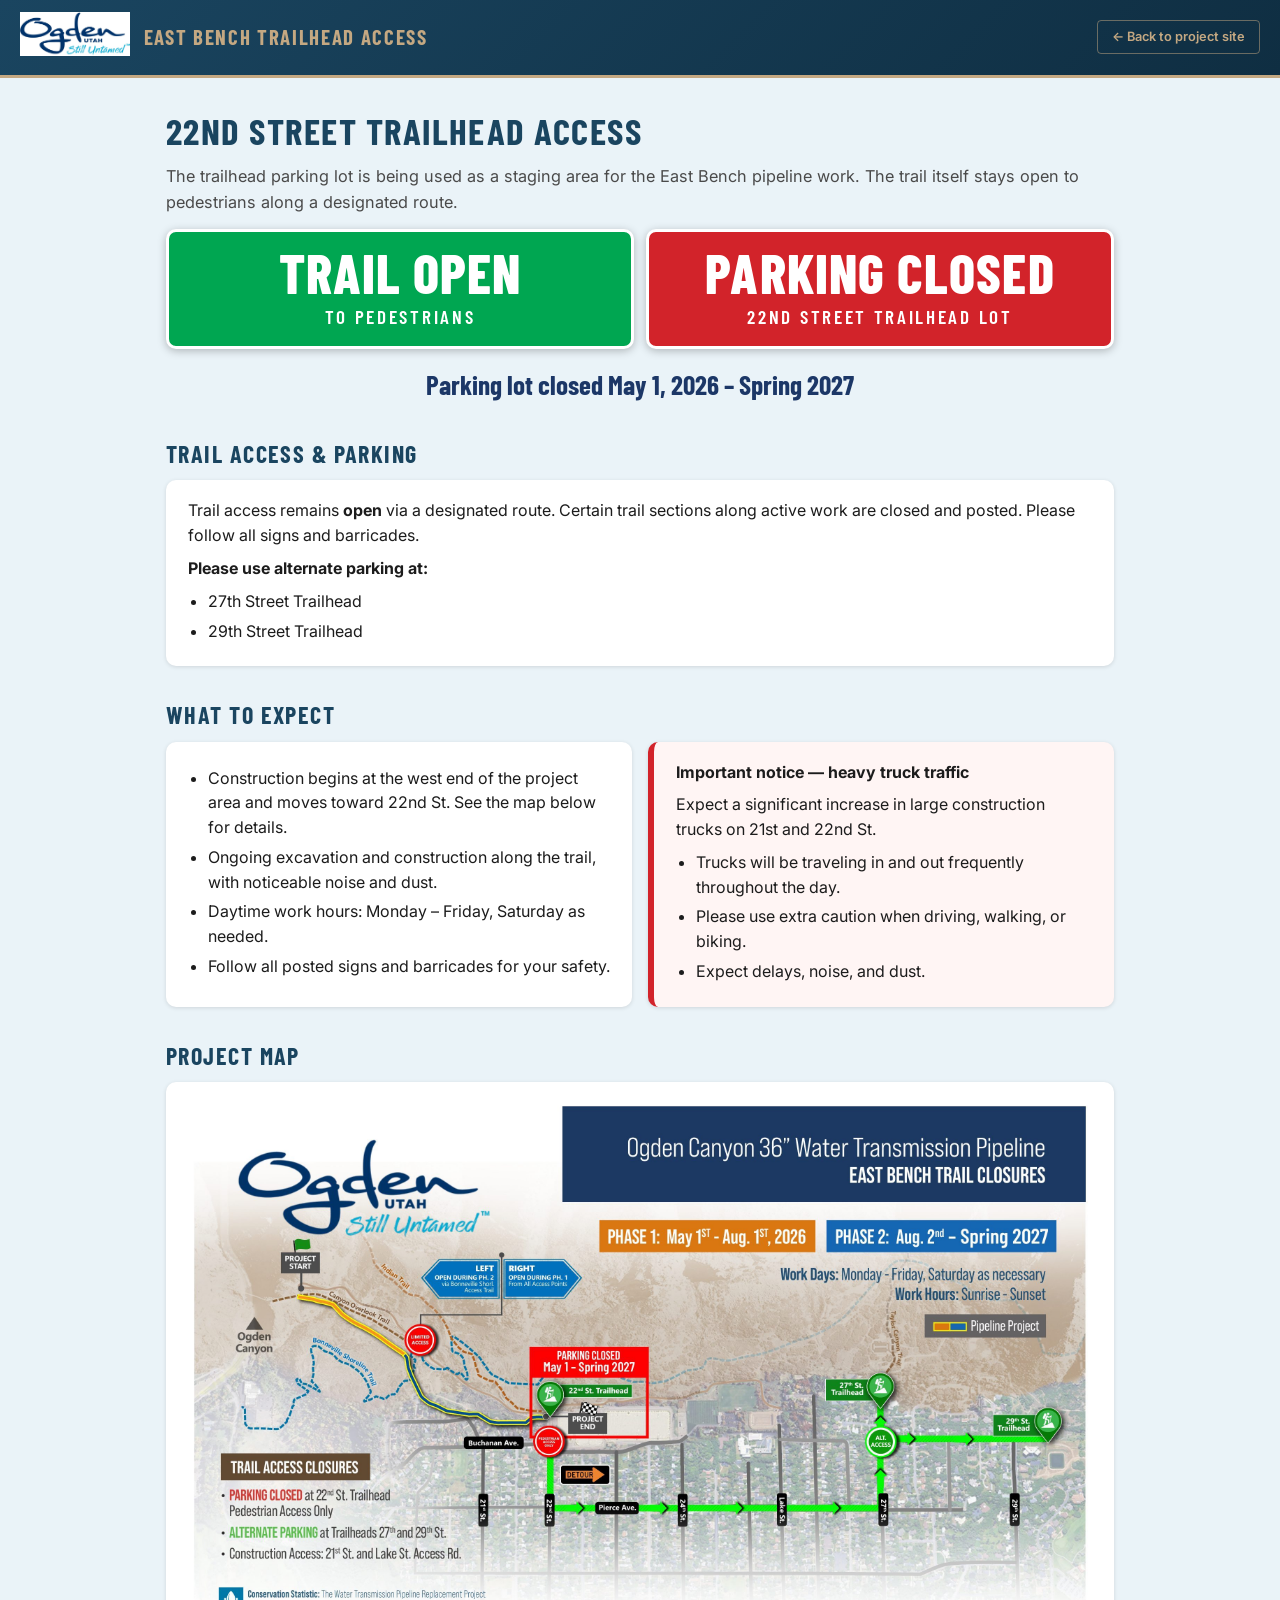
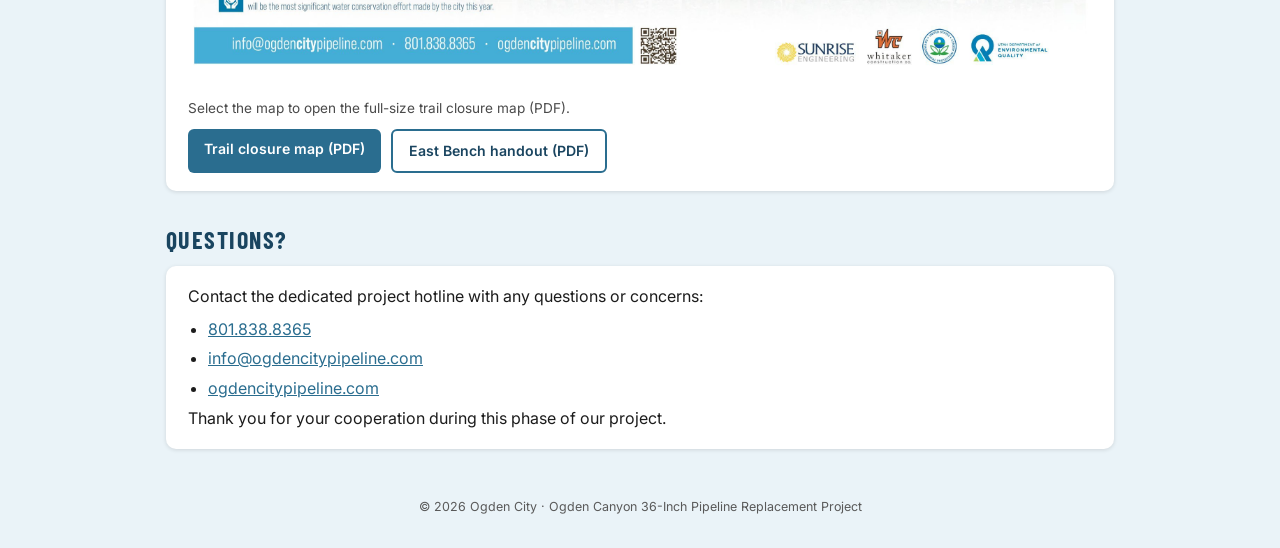
<file: trailhead-closed/index.html>
<!DOCTYPE html>
<html lang="en">
<head>
<meta charset="UTF-8">
<meta name="viewport" content="width=device-width, initial-scale=1.0">
<meta name="robots" content="index, follow">
<title>22nd Street Trailhead: Trail Open, Parking Closed | Ogden Canyon Pipeline</title>
<meta name="description" content="22nd Street Trailhead access during East Bench pipeline construction: the trail is open to pedestrians, the parking lot is closed May 1, 2026 through Spring 2027. Alternate parking, what to expect, heavy truck traffic, and the project map.">
<link rel="canonical" href="https://ogdencitypipeline.com/trailhead-closed">
<link rel="preconnect" href="https://fonts.googleapis.com">
<link href="https://fonts.googleapis.com/css2?family=Barlow+Condensed:wght@400;600;700;800&family=Inter:wght@400;500;600&display=swap" rel="stylesheet">
<style>
  :root{--canyon-rust:#8B4A2B;--canyon-stone:#C4A882;--water-blue:#2A6D8F;--water-dark:#1A4560;--sky:#EAF3F8;--text-dark:#1C1C1C;--text-mid:#4A4A4A;--text-light:#595959;--go:#00A651;--stop:#D2232A}
  *{margin:0;padding:0;box-sizing:border-box}
  body{font-family:'Inter',system-ui,sans-serif;background:var(--sky);color:var(--text-dark);line-height:1.55}
  a{color:var(--water-blue)}
  .top{background:linear-gradient(135deg,var(--water-dark),#0f2e42);border-bottom:3px solid var(--canyon-stone);padding:12px 20px;display:flex;align-items:center;gap:14px;flex-wrap:wrap}
  .top img{height:44px;width:auto}
  .top .t{font-family:'Barlow Condensed',sans-serif;font-weight:700;text-transform:uppercase;letter-spacing:.08em;font-size:1.3rem;color:var(--canyon-stone);flex:1;min-width:200px}
  .top a.back{color:var(--canyon-stone);text-decoration:none;font-size:.8rem;font-weight:600;border:1px solid rgba(196,168,130,.5);padding:6px 14px;border-radius:4px}
  .top a.back:hover{background:rgba(196,168,130,.2)}
  main{max-width:980px;margin:0 auto;padding:24px 16px 48px}
  h1{font-family:'Barlow Condensed',sans-serif;text-transform:uppercase;letter-spacing:.04em;color:var(--water-dark);font-size:2.3rem;line-height:1.1;margin:8px 0 14px}
  h2{font-family:'Barlow Condensed',sans-serif;text-transform:uppercase;letter-spacing:.06em;color:var(--water-dark);font-size:1.5rem;margin:30px 0 8px}
  .signs{display:grid;gap:12px;margin-bottom:14px}
  .sign{border-radius:10px;border:3px solid #fff;box-shadow:0 2px 8px rgba(0,0,0,.25);text-align:center;color:#fff;padding:14px 12px;font-family:'Barlow Condensed',sans-serif;text-transform:uppercase}
  .sign b{display:block;font-size:3rem;line-height:1;font-weight:800;letter-spacing:.02em}
  .sign span{display:block;font-size:1.2rem;font-weight:600;letter-spacing:.14em;margin-top:2px}
  .sign.go{background:var(--go)} .sign.stop{background:var(--stop)}
  .dates{font-family:'Barlow Condensed',sans-serif;font-weight:700;color:#1c3767;font-size:1.7rem;text-align:center;margin:6px 0 4px}
  .card{background:#fff;border-radius:10px;box-shadow:0 1px 4px rgba(0,0,0,.12);padding:18px 22px}
  .card ul{margin:6px 0 0 20px}
  .card li{margin-bottom:5px}
  .card p+p,.card p+ul{margin-top:8px}
  .alert{border-left:6px solid var(--stop);background:#FFF5F4}
  .grid2{display:grid;grid-template-columns:repeat(auto-fit,minmax(300px,1fr));gap:16px}
  .map img{width:100%;height:auto;border-radius:8px;display:block}
  .map .cap{font-size:.85rem;color:var(--text-mid);margin-top:8px}
  .btns{display:flex;flex-wrap:wrap;gap:10px;margin-top:10px}
  .btn{display:inline-block;background:var(--water-blue);color:#fff;text-decoration:none;font-weight:600;font-size:.88rem;border-radius:6px;padding:9px 16px}
  .btn:hover{background:var(--water-dark)}
  .btn.alt{background:#fff;color:var(--water-dark);border:2px solid var(--water-blue)}
  .lead{font-size:1.02rem;color:var(--text-mid);margin-bottom:14px}
  footer{text-align:center;font-size:.78rem;color:var(--text-light);padding:0 16px 32px}
  @media(min-width:700px){.signs{grid-template-columns:1fr 1fr}.sign b{font-size:3.4rem}}
</style>
</head>
<body>

<div class="top">
  <a href="/"><img src="/images/ogdencity-logo.png" alt="Ogden City Logo"></a>
  <div class="t">East Bench Trailhead Access</div>
  <a class="back" href="/">← Back to project site</a>
</div>

<main>
  <h1>22nd Street Trailhead Access</h1>
  <p class="lead">The trailhead parking lot is being used as a staging area for the East Bench pipeline work. The trail itself stays open to pedestrians along a designated route.</p>

  <div class="signs">
    <div class="sign go"><b>Trail Open</b><span>To Pedestrians</span></div>
    <div class="sign stop"><b>Parking Closed</b><span>22nd Street Trailhead Lot</span></div>
  </div>
  <div class="dates">Parking lot closed May 1, 2026 – Spring 2027</div>

  <h2>Trail Access &amp; Parking</h2>
  <div class="card">
    <p>Trail access remains <strong>open</strong> via a designated route. Certain trail sections along active work are closed and posted. Please follow all signs and barricades.</p>
    <p><strong>Please use alternate parking at:</strong></p>
    <ul>
      <li>27th Street Trailhead</li>
      <li>29th Street Trailhead</li>
    </ul>
  </div>

  <h2>What to Expect</h2>
  <div class="grid2">
    <div class="card">
      <ul>
        <li>Construction begins at the west end of the project area and moves toward 22nd St. See the map below for details.</li>
        <li>Ongoing excavation and construction along the trail, with noticeable noise and dust.</li>
        <li>Daytime work hours: Monday – Friday, Saturday as needed.</li>
        <li>Follow all posted signs and barricades for your safety.</li>
      </ul>
    </div>
    <div class="card alert">
      <p><strong>Important notice — heavy truck traffic</strong></p>
      <p>Expect a significant increase in large construction trucks on 21st and 22nd St.</p>
      <ul>
        <li>Trucks will be traveling in and out frequently throughout the day.</li>
        <li>Please use extra caution when driving, walking, or biking.</li>
        <li>Expect delays, noise, and dust.</li>
      </ul>
    </div>
  </div>

  <h2>Project Map</h2>
  <div class="card map">
    <a href="/files/East_Bench_Trail_Closures_11x17.pdf" target="_blank" rel="noopener"><img src="/images/east-bench-map.jpg" alt="Map of the East Bench pipeline project area showing trail closures and the 22nd Street Trailhead" loading="lazy"></a>
    <p class="cap">Select the map to open the full-size trail closure map (PDF).</p>
    <div class="btns">
      <a class="btn" href="/files/East_Bench_Trail_Closures_11x17.pdf" target="_blank" rel="noopener">Trail closure map (PDF)</a>
      <a class="btn alt" href="/files/East_Bench_Handout_8.5x11.pdf" target="_blank" rel="noopener">East Bench handout (PDF)</a>
    </div>
  </div>

  <h2>Questions?</h2>
  <div class="card">
    <p>Contact the dedicated project hotline with any questions or concerns:</p>
    <ul>
      <li><a href="tel:8018388365">801.838.8365</a></li>
      <li><a href="mailto:info@ogdencitypipeline.com">info@ogdencitypipeline.com</a></li>
      <li><a href="/">ogdencitypipeline.com</a></li>
    </ul>
    <p>Thank you for your cooperation during this phase of our project.</p>
  </div>
</main>

<footer>© 2026 Ogden City · Ogden Canyon 36-Inch Pipeline Replacement Project</footer>
</body>
</html>
</file>
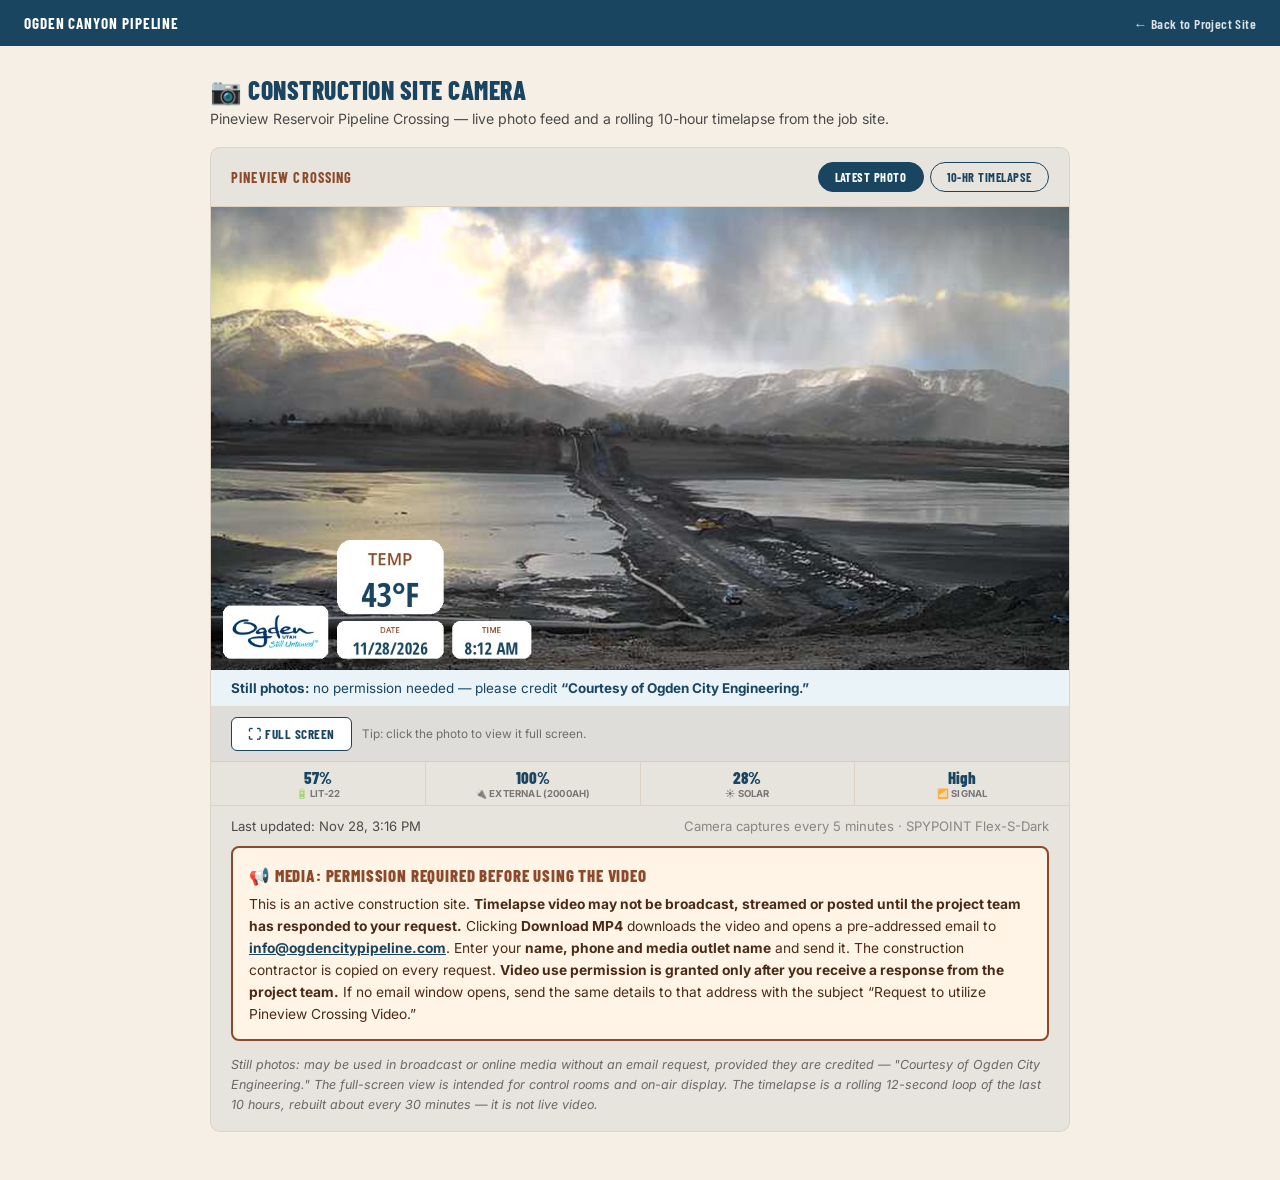
<file: files/Pineview_Construction_Camera.html>
<!DOCTYPE html>
<html lang="en">
<head>
<meta charset="UTF-8">
<meta name="viewport" content="width=device-width, initial-scale=1.0">
<title>Construction Site Camera — Pineview Crossing | Ogden Canyon Pipeline</title>
<link rel="preconnect" href="https://fonts.googleapis.com">
<link href="https://fonts.googleapis.com/css2?family=Barlow+Condensed:wght@400;600;700;800&family=Inter:wght@400;500;600&display=swap" rel="stylesheet">
<style>
  :root {
    --canyon-rust:   #8B4A2B;
    --canyon-stone:  #C4A882;
    --water-blue:    #2A6D8F;
    --water-dark:    #1A4560;
    --sky:           #EAF3F8;
    --earth:         #F5EFE6;
    --text-mid:      #4A4A4A;
    --accent-green:  #4A7C59;
  }
  * { box-sizing: border-box; }
  body {
    margin: 0;
    background: var(--earth);
    font-family: 'Inter', sans-serif;
    color: var(--text-mid);
  }
  .topbar {
    background: var(--water-dark);
    padding: 14px 24px;
    display: flex;
    align-items: center;
    justify-content: space-between;
    flex-wrap: wrap;
    gap: 10px;
  }
  .topbar a {
    color: rgba(255,255,255,0.85);
    text-decoration: none;
    font-family: 'Barlow Condensed', sans-serif;
    font-size: 0.85rem;
    font-weight: 600;
    letter-spacing: 0.03em;
  }
  .topbar a:hover { color: white; }
  .topbar .wordmark {
    color: white;
    font-family: 'Barlow Condensed', sans-serif;
    font-size: 0.95rem;
    font-weight: 700;
    text-transform: uppercase;
    letter-spacing: 0.06em;
  }
  main {
    max-width: 900px;
    margin: 0 auto;
    padding: 28px 20px 48px;
  }
  h1 {
    font-family: 'Barlow Condensed', sans-serif;
    font-size: 1.6rem;
    font-weight: 800;
    text-transform: uppercase;
    letter-spacing: 0.02em;
    color: var(--water-dark);
    margin: 0 0 4px;
  }
  .subtitle {
    font-size: 0.88rem;
    color: var(--text-mid);
    margin: 0 0 20px;
  }
  .card {
    background: rgba(26,69,96,0.06);
    border: 1px solid rgba(196,168,130,0.3);
    border-radius: 10px;
    overflow: hidden;
  }
  .card-header {
    display: flex;
    justify-content: space-between;
    align-items: center;
    flex-wrap: wrap;
    gap: 10px;
    padding: 14px 20px;
    border-bottom: 1px solid rgba(196,168,130,0.3);
  }
  .card-header .label {
    font-family: 'Barlow Condensed', sans-serif;
    font-size: 0.9rem;
    font-weight: 700;
    text-transform: uppercase;
    letter-spacing: 0.08em;
    color: var(--canyon-rust);
  }
  .toggle-btn {
    font-family: 'Barlow Condensed', sans-serif;
    font-size: 0.78rem;
    font-weight: 700;
    text-transform: uppercase;
    letter-spacing: 0.04em;
    padding: 7px 16px;
    border-radius: 16px;
    border: 1px solid var(--water-dark);
    background: transparent;
    color: var(--water-dark);
    cursor: pointer;
  }
  .toggle-btn.active {
    background: var(--water-dark);
    color: white;
  }
  .toggle-btn:disabled {
    opacity: 0.4;
    cursor: default;
  }
  .viewer {
    position: relative;
    background: #0d1f2b;
    min-height: 320px;
    display: flex;
    align-items: center;
    justify-content: center;
  }
  .viewer img, .viewer video {
    width: 100%;
    max-height: 640px;
    object-fit: contain;
    display: block;
  }
  #camImgLatest { cursor: zoom-in; }
  .viewer-tools {
    display: flex;
    flex-wrap: wrap;
    align-items: center;
    gap: 10px;
    padding: 10px 20px;
    border-bottom: 1px solid rgba(196,168,130,0.3);
    background: rgba(26,69,96,0.04);
  }
  .tool-btn {
    font-family: 'Barlow Condensed', sans-serif;
    font-size: 0.82rem;
    font-weight: 700;
    text-transform: uppercase;
    letter-spacing: 0.04em;
    padding: 8px 16px;
    border-radius: 6px;
    border: 1px solid var(--water-dark);
    background: white;
    color: var(--water-dark);
    cursor: pointer;
  }
  .tool-btn:hover { background: var(--water-dark); color: white; }
  .tool-btn.primary { background: var(--canyon-rust); border-color: var(--canyon-rust); color: white; }
  .tool-btn.primary:hover { background: #6f3a21; border-color: #6f3a21; }
  .tool-hint { font-size: 0.74rem; opacity: 0.75; }
  .vctl {
    display: flex; align-items: center; gap: 12px;
    padding: 8px 20px; background: #0d1f2b; color: white;
    border-top: 1px solid rgba(255,255,255,0.12);
    font-size: 0.78rem;
  }
  .vctl .vbtn {
    background: transparent; color: white; border: 1px solid rgba(255,255,255,0.5);
    border-radius: 6px; padding: 4px 10px; cursor: pointer; font-size: 0.8rem; min-width: 38px;
  }
  .vctl input[type=range] { flex: 1; accent-color: #C4A882; }
  .photo-credit {
    padding: 10px 20px;
    background: #EAF3F8;
    border-bottom: 1px solid rgba(196,168,130,0.3);
    font-size: 0.84rem;
    color: var(--water-dark);
  }
  .permission-notice {
    margin: 0 20px 14px;
    padding: 14px 16px;
    background: #FFF4E5;
    border: 2px solid var(--canyon-rust);
    border-radius: 8px;
    color: #4a2a17;
    font-size: 0.86rem;
    line-height: 1.6;
  }
  .permission-notice .pn-title {
    font-family: 'Barlow Condensed', sans-serif;
    font-size: 1.05rem;
    font-weight: 800;
    text-transform: uppercase;
    letter-spacing: 0.05em;
    color: var(--canyon-rust);
    margin-bottom: 4px;
  }
  .permission-notice a { color: var(--water-dark); font-weight: 700; }
  #camFs {
    display: none;
    position: fixed;
    inset: 0;
    z-index: 9999;
    background: #000;
    align-items: center;
    justify-content: center;
    cursor: zoom-out;
  }
  #camFs.open { display: flex; }
  #camFs img { max-width: 100vw; max-height: 100vh; width: auto; height: auto; object-fit: contain; }
  #camFsClose {
    position: absolute; top: 12px; right: 14px;
    font-family: 'Barlow Condensed', sans-serif; font-size: 0.95rem; font-weight: 700;
    text-transform: uppercase; letter-spacing: 0.05em;
    color: white; background: rgba(0,0,0,0.55);
    border: 1px solid rgba(255,255,255,0.5); border-radius: 6px; padding: 7px 14px; cursor: pointer;
  }
  #camPlaceholder {
    padding: 60px 24px;
    text-align: center;
    color: rgba(255,255,255,0.65);
    font-size: 0.9rem;
    line-height: 1.6;
  }
  .stat-strip {
    display: flex;
    flex-wrap: nowrap;
    border-bottom: 1px solid rgba(196,168,130,0.3);
  }
  .stat-chip {
    flex: 1 1 0;
    min-width: 0;
    text-align: center;
    padding: 6px 2px;
    border-right: 1px solid rgba(196,168,130,0.3);
  }
  .stat-chip:last-child { border-right: none; }
  .stat-value {
    font-family: 'Barlow Condensed', sans-serif;
    font-size: 1.05rem;
    font-weight: 800;
    color: var(--water-dark);
    line-height: 1.1;
  }
  .stat-label {
    font-size: clamp(0.46rem, 1.9vw, 0.6rem);
    font-weight: 700;
    text-transform: uppercase;
    letter-spacing: 0.02em;
    color: var(--text-mid);
    opacity: 0.7;
    margin-top: 2px;
    white-space: nowrap;
  }
  .status-row {
    padding: 12px 20px;
    display: flex;
    justify-content: space-between;
    flex-wrap: wrap;
    gap: 6px;
    font-size: 0.82rem;
    color: var(--text-mid);
  }
  .media-note {
    padding: 0 20px 16px;
    font-size: 0.78rem;
    color: var(--text-mid);
    font-style: italic;
    opacity: 0.8;
    line-height: 1.6;
  }
</style>
</head>
<body>

<div class="topbar">
  <span class="wordmark">Ogden Canyon Pipeline</span>
  <a href="../index.html#pineview">← Back to Project Site</a>
</div>

<main>
  <h1>📷 Construction Site Camera</h1>
  <p class="subtitle">Pineview Reservoir Pipeline Crossing — live photo feed and a rolling 10-hour timelapse from the job site.</p>

  <div class="card">
    <div class="card-header">
      <span class="label">Pineview Crossing</span>
      <div style="display:flex;gap:6px;">
        <button type="button" id="camBtnLatest" class="toggle-btn active" onclick="pineviewCamShow('latest')">Latest Photo</button>
        <button type="button" id="camBtnTimelapse" class="toggle-btn" onclick="pineviewCamShow('timelapse')">10-Hr Timelapse</button>
      </div>
    </div>
    <div class="viewer">
      <img id="camImgLatest" alt="Latest photo from the Pineview crossing construction camera — click for full screen" title="Click for full screen" src="../images/pineview-cam-latest.jpg"
           onload="document.getElementById('camPlaceholder').style.display='none';"
           onerror="this.style.display='none';document.getElementById('camPlaceholder').style.display='block';">
      <video id="camVideo" style="display:none;" controlsList="nodownload nofullscreen noremoteplayback" disablePictureInPicture disableRemotePlayback oncontextmenu="return false;" loop muted playsinline preload="none"
             aria-label="10-hour rolling timelapse from the Pineview crossing construction camera"></video>
      <div id="camPlaceholder" style="display:none;">
        📷 Camera feed initializing — the first images will appear here shortly after setup.
      </div>
    </div>
    <div class="vctl" id="camVctl" style="display:none;">
      <button type="button" id="vPlay" class="vbtn" aria-label="Pause">❚❚</button>
      <input type="range" id="vSeek" min="0" max="1000" value="0" aria-label="Timelapse position">
      <span id="vTime">0:00 / 0:12</span>
    </div>
    <div class="photo-credit" id="camCredit"><strong>Still photos:</strong> no permission needed — please credit <strong>“Courtesy of Ogden City Engineering.”</strong></div>
    <div class="viewer-tools" id="camTools">
      <button type="button" class="tool-btn" id="camBtnFull" onclick="pineviewCamFullscreen()">⛶ Full screen</button>
      <button type="button" class="tool-btn primary" id="camBtnDownload" onclick="pineviewCamDownload()" style="display:none;">⬇ Download MP4</button>
      <span class="tool-hint" id="camToolHint">Tip: click the photo to view it full screen.</span>
    </div>
    <div class="stat-strip" id="camStatStrip" style="display:none;">
      <div class="stat-chip">
        <div class="stat-value" id="statBattery">--</div>
        <div class="stat-label">🔋 Lit-22</div>
      </div>
      <div class="stat-chip">
        <div class="stat-value" id="statExternal">--</div>
        <div class="stat-label">🔌 External (2000Ah)</div>
      </div>
      <div class="stat-chip">
        <div class="stat-value" id="statSolar">--</div>
        <div class="stat-label">☀️ Solar</div>
      </div>
      <div class="stat-chip">
        <div class="stat-value" id="statSignal">--</div>
        <div class="stat-label">📶 Signal</div>
      </div>
    </div>
    <div class="status-row">
      <span id="camUpdated">Loading feed status…</span>
      <span style="opacity:0.6;">Camera captures every 5 minutes · SPYPOINT Flex-S-Dark</span>
    </div>
    <div class="permission-notice" role="note">
      <div class="pn-title">📢 Media: permission required before using the video</div>
      This is an active construction site. <strong>Timelapse video may not be broadcast, streamed or posted until the project team has responded to your request.</strong>
      Clicking <strong>Download MP4</strong> downloads the video and opens a pre-addressed email to
      <a href="mailto:info@ogdencitypipeline.com?cc=clarke.hill%40whitcon.com&subject=Request%20to%20utilize%20Pineview%20Crossing%20Video">info@ogdencitypipeline.com</a>.
      Enter your <strong>name, phone and media outlet name</strong> and send it. The construction contractor is copied on every request. <strong>Video use permission is granted only after you receive a response from the project team.</strong>
      If no email window opens, send the same details to that address with the subject “Request to utilize Pineview Crossing Video.”
    </div>
    <div class="media-note">
      Still photos: may be used in broadcast or online media without an email request, provided they are credited — "Courtesy of Ogden City Engineering." The full-screen view is intended for control rooms and on-air display. The timelapse is a rolling 12-second loop of the last 10 hours, rebuilt about every 30 minutes — it is not live video.
    </div>
  </div>
</main>

<div id="camFs" role="dialog" aria-label="Full screen photo" onclick="pineviewCamCloseFs()">
  <img id="camFsImg" alt="Latest photo from the Pineview crossing construction camera, full screen">
  <button type="button" id="camFsClose" onclick="pineviewCamCloseFs(); event.stopPropagation();">✕ Close</button>
</div>

<script>
(function() {
  var REFRESH_MS = 60000; // re-check for a fresher photo every minute while this tab stays open
  var MAIL_TO = 'info@ogdencitypipeline.com';
  var MAIL_CC = 'clarke.hill@whitcon.com'; // contractor is copied on every permission request
  var MAIL_SUBJECT = 'Request to utilize Pineview Crossing Video';
  var MAIL_BODY = 'Please enter NAME, PHONE and MEDIA NAME before sending email. Video use permission granted only after a response is received from the project team\n\nNAME:\nPHONE:\nMEDIA NAME:\n';
  var VIDEO_URL = '../images/pineview-cam-timelapse.mp4';
  var LATEST_URL = '../images/pineview-cam-latest.jpg';

  var mode = 'latest';
  var onHold = false;
  var videoVersion = null;      // newest timelapse version announced by pineview_cam.json
  var videoLoadedVersion = null; // version currently loaded into the <video>
  var photoVersion = String(Date.now());
  var lastMeta = null;

  function $(id) { return document.getElementById(id); }

  function loadVideo(autoplay) {
    var v = $('camVideo');
    if (videoLoadedVersion === videoVersion && v.getAttribute('src')) {
      if (autoplay) { var p = v.play(); if (p && p.catch) p.catch(function() {}); }
      return;
    }
    videoLoadedVersion = videoVersion;
    v.setAttribute('poster', LATEST_URL + '?v=' + photoVersion);
    v.src = VIDEO_URL + '?v=' + encodeURIComponent(videoVersion || Date.now());
    v.load();
    if (autoplay) { var p2 = v.play(); if (p2 && p2.catch) p2.catch(function() {}); }
  }

  function applyMode() {
    var showingTimelapse = mode === 'timelapse' && !onHold;
    $('camImgLatest').style.display = (showingTimelapse || onHold) ? 'none' : 'block';
    $('camVideo').style.display = showingTimelapse ? 'block' : 'none';
    $('camBtnLatest').classList.toggle('active', !showingTimelapse);
    $('camBtnTimelapse').classList.toggle('active', showingTimelapse);
    $('camBtnDownload').style.display = showingTimelapse ? 'inline-block' : 'none';
    $('camVctl').style.display = showingTimelapse ? 'flex' : 'none';
    $('camToolHint').textContent = showingTimelapse
      ? 'Rolling 10-hour timelapse, 12-second loop. Full screen and download open a permission-request email — permission required before broadcast or online use.'
      : 'Tip: click the photo to view it full screen.';
    $('camCredit').style.display = showingTimelapse ? 'none' : 'block';
    $('camTools').style.display = onHold ? 'none' : 'flex';
    var ph = $('camPlaceholder');
    if (onHold) {
      ph.innerHTML = '📷 <strong>Camera feed temporarily offline.</strong><br>The project team has paused the camera. Photos and timelapse will return when updates resume.';
      ph.style.display = 'block';
      $('camVideo').pause();
    } else if (showingTimelapse) {
      ph.style.display = 'none';
    } else {
      var im = $('camImgLatest');
      ph.innerHTML = '📷 Camera feed initializing — the first images will appear here shortly after setup.';
      ph.style.display = (im.complete && im.naturalWidth === 0) ? 'block' : 'none';
    }
    if (!showingTimelapse) $('camVideo').pause();
  }

  window.pineviewCamShow = function(newMode) {
    if (onHold) return;
    if ($('camBtnTimelapse').disabled && newMode === 'timelapse') return;
    mode = newMode;
    applyMode();
    if (mode === 'timelapse') loadVideo(true);
  };

  // ---- Full screen -------------------------------------------------------
  function requestNativeFs(el) {
    var f = el.requestFullscreen || el.webkitRequestFullscreen || el.msRequestFullscreen;
    if (!f) return false;
    try { var r = f.call(el); if (r && r.catch) r.catch(function() {}); return true; } catch (e) { return false; }
  }

  window.pineviewCamOpenFs = function() {
    if (onHold) return;
    var fs = $('camFs');
    $('camFsImg').src = $('camImgLatest').src;
    fs.classList.add('open');
    requestNativeFs(fs); // true browser full screen where supported (desktop); the fixed overlay covers iPhone/iPad
  };

  window.pineviewCamCloseFs = function() {
    $('camFs').classList.remove('open');
    var exit = document.exitFullscreen || document.webkitExitFullscreen;
    if (exit && (document.fullscreenElement || document.webkitFullscreenElement)) {
      try { var r = exit.call(document); if (r && r.catch) r.catch(function() {}); } catch (e) {}
    }
  };

  function onFsChange() {
    // Esc (or the browser's own exit) leaves true full screen -> close the overlay too.
    if (!document.fullscreenElement && !document.webkitFullscreenElement) {
      $('camFs').classList.remove('open');
    }
  }
  document.addEventListener('fullscreenchange', onFsChange);
  document.addEventListener('webkitfullscreenchange', onFsChange);
  document.addEventListener('keydown', function(e) { if (e.key === 'Escape') window.pineviewCamCloseFs(); });

  window.pineviewCamFullscreen = function() {
    if (mode === 'timelapse') {
      var v = $('camVideo');
      loadVideo(true);
      if (!requestNativeFs(v) && v.webkitEnterFullscreen) { try { v.webkitEnterFullscreen(); } catch (e) {} }
      // the permission email pops up via videoFsEntered() once full screen begins
    } else {
      window.pineviewCamOpenFs();
    }
  };
  $('camImgLatest').addEventListener('click', window.pineviewCamOpenFs);

  // ---- Custom playback controls (the browser's built-in video controls are
  // removed on purpose: they carry their own full-screen / download / picture-
  // in-picture buttons, which would bypass the permission-request email).
  (function() {
    var v = $('camVideo'), seek = $('vSeek'), playBtn = $('vPlay'), timeEl = $('vTime');
    function fmt(s) { s = Math.max(0, Math.round(s || 0)); return Math.floor(s / 60) + ':' + ('0' + (s % 60)).slice(-2); }
    function sync() {
      var d = v.duration || 0;
      seek.value = d ? Math.round(v.currentTime / d * 1000) : 0;
      timeEl.textContent = fmt(v.currentTime) + ' / ' + fmt(d);
      playBtn.textContent = v.paused ? '▶' : '❚❚';
      playBtn.setAttribute('aria-label', v.paused ? 'Play' : 'Pause');
    }
    ['timeupdate', 'play', 'pause', 'loadedmetadata', 'durationchange'].forEach(function(e) { v.addEventListener(e, sync); });
    function toggle() { if (v.paused) { var p = v.play(); if (p && p.catch) p.catch(function() {}); } else { v.pause(); } }
    playBtn.addEventListener('click', toggle);
    v.addEventListener('click', toggle);
    seek.addEventListener('input', function() { if (v.duration) v.currentTime = seek.value / 1000 * v.duration; });
  })();

  // ---- Full-screen VIDEO also requires a permission request ----------------
  var lastFsMail = 0;
  function videoFsEntered() {
    var now = Date.now();
    if (now - lastFsMail < 8000) return; // one email window per full-screen entry
    lastFsMail = now;
    setTimeout(function() { window.location.href = mailtoUrl(); }, 700);
  }
  window.pineviewCamVideoFsEntered = videoFsEntered; // exposed for testing
  $('camVideo').addEventListener('webkitbeginfullscreen', videoFsEntered); // iPhone/iPad
  function onVideoFsChange() {
    var el = document.fullscreenElement || document.webkitFullscreenElement;
    if (el && el.id === 'camVideo') videoFsEntered();
  }
  document.addEventListener('fullscreenchange', onVideoFsChange);
  document.addEventListener('webkitfullscreenchange', onVideoFsChange);

  // ---- Download MP4 + permission email ------------------------------------
  function mailtoUrl() {
    return 'mailto:' + MAIL_TO + '?cc=' + encodeURIComponent(MAIL_CC) + '&subject=' + encodeURIComponent(MAIL_SUBJECT) + '&body=' + encodeURIComponent(MAIL_BODY);
  }
  window.pineviewCamMailtoUrl = mailtoUrl; // exposed for testing

  window.pineviewCamDownload = function() {
    if (onHold) return;
    var stamp = '';
    var src = videoVersion || (lastMeta && lastMeta.updated);
    var d = src ? new Date(src) : null;
    if (d && !isNaN(d.getTime())) {
      var parts = new Intl.DateTimeFormat('en-CA', {timeZone: 'America/Denver', year: 'numeric', month: '2-digit', day: '2-digit', hour: '2-digit', minute: '2-digit', hour12: false}).formatToParts(d);
      var g = {}; parts.forEach(function(p) { g[p.type] = p.value; });
      stamp = '_' + g.year + '-' + g.month + '-' + g.day + '_' + g.hour + g.minute;
    }
    var a = document.createElement('a');
    a.href = VIDEO_URL + '?v=' + encodeURIComponent(videoVersion || Date.now());
    a.download = 'Pineview-Crossing-Timelapse' + stamp + '.mp4';
    document.body.appendChild(a);
    a.click();
    document.body.removeChild(a);
    // Then pop up the pre-addressed permission-request email.
    setTimeout(function() { window.location.href = mailtoUrl(); }, 900);
  };

  // ---- Status / refresh -----------------------------------------------------
  function refreshStatus() {
    fetch('../pineview_cam.json?v=' + Date.now())
      .then(function(r) { if (!r.ok) throw new Error('no data'); return r.json(); })
      .then(function(d) {
        lastMeta = d;
        onHold = !!d.hold;
        var updated = new Date(d.updated);
        var updatedStr = isNaN(updated.getTime()) ? d.updated : updated.toLocaleString('en-US', {month:'short', day:'numeric', hour:'numeric', minute:'2-digit'});
        $('camUpdated').textContent = onHold
          ? 'Camera updates are temporarily paused.'
          : 'Last updated: ' + updatedStr + (d.timelapse_available ? '' : ' · Timelapse building…');
        var btnTimelapse = $('camBtnTimelapse');
        btnTimelapse.disabled = onHold || !d.timelapse_available;
        $('camBtnLatest').disabled = onHold;

        var cs = d.camera_status;
        var stripEl = $('camStatStrip');
        if (cs && !onHold) {
          stripEl.style.display = 'flex';
          var battery = cs.power && cs.power.battery;
          $('statBattery').textContent = (battery && battery.pct != null) ? battery.pct + '%' : '—';
          var external = cs.power && cs.power.external;
          $('statExternal').textContent = (external && external.pct != null) ? external.pct + '%' : '—';
          var solar = cs.power && cs.power.solar;
          $('statSolar').textContent = (solar && solar.pct != null) ? solar.pct + '%' : '—';
          var signal = cs.signal;
          $('statSignal').textContent = (signal && signal.level) ? signal.level.charAt(0).toUpperCase() + signal.level.slice(1) : '—';
        } else {
          stripEl.style.display = 'none';
        }

        if (onHold) {
          // Drop whatever is on screen so nothing stale remains visible.
          $('camImgLatest').removeAttribute('src');
          $('camVideo').pause();
          $('camVideo').removeAttribute('src');
          videoLoadedVersion = null;
          $('camFs').classList.remove('open');
          applyMode();
          return;
        }

        // Cache-bust by content version (not every minute) so a left-open tab
        // only re-downloads when something actually changed.
        var newPhotoVersion = d.photo_date || d.updated || String(Date.now());
        if (newPhotoVersion !== photoVersion || !$('camImgLatest').getAttribute('src')) {
          photoVersion = newPhotoVersion;
          $('camImgLatest').src = LATEST_URL + '?v=' + encodeURIComponent(photoVersion);
          if ($('camFs').classList.contains('open')) $('camFsImg').src = $('camImgLatest').src;
        }
        var newVideoVersion = d.timelapse_updated || null;
        if (newVideoVersion && newVideoVersion !== videoVersion) {
          videoVersion = newVideoVersion;
          if (mode === 'timelapse') loadVideo(true);
        }
        applyMode();
      })
      .catch(function() {
        $('camUpdated').textContent = 'Camera feed initializing — check back soon.';
      });
  }

  refreshStatus();
  setInterval(refreshStatus, REFRESH_MS);
})();
</script>

</body>
</html>
</file>
